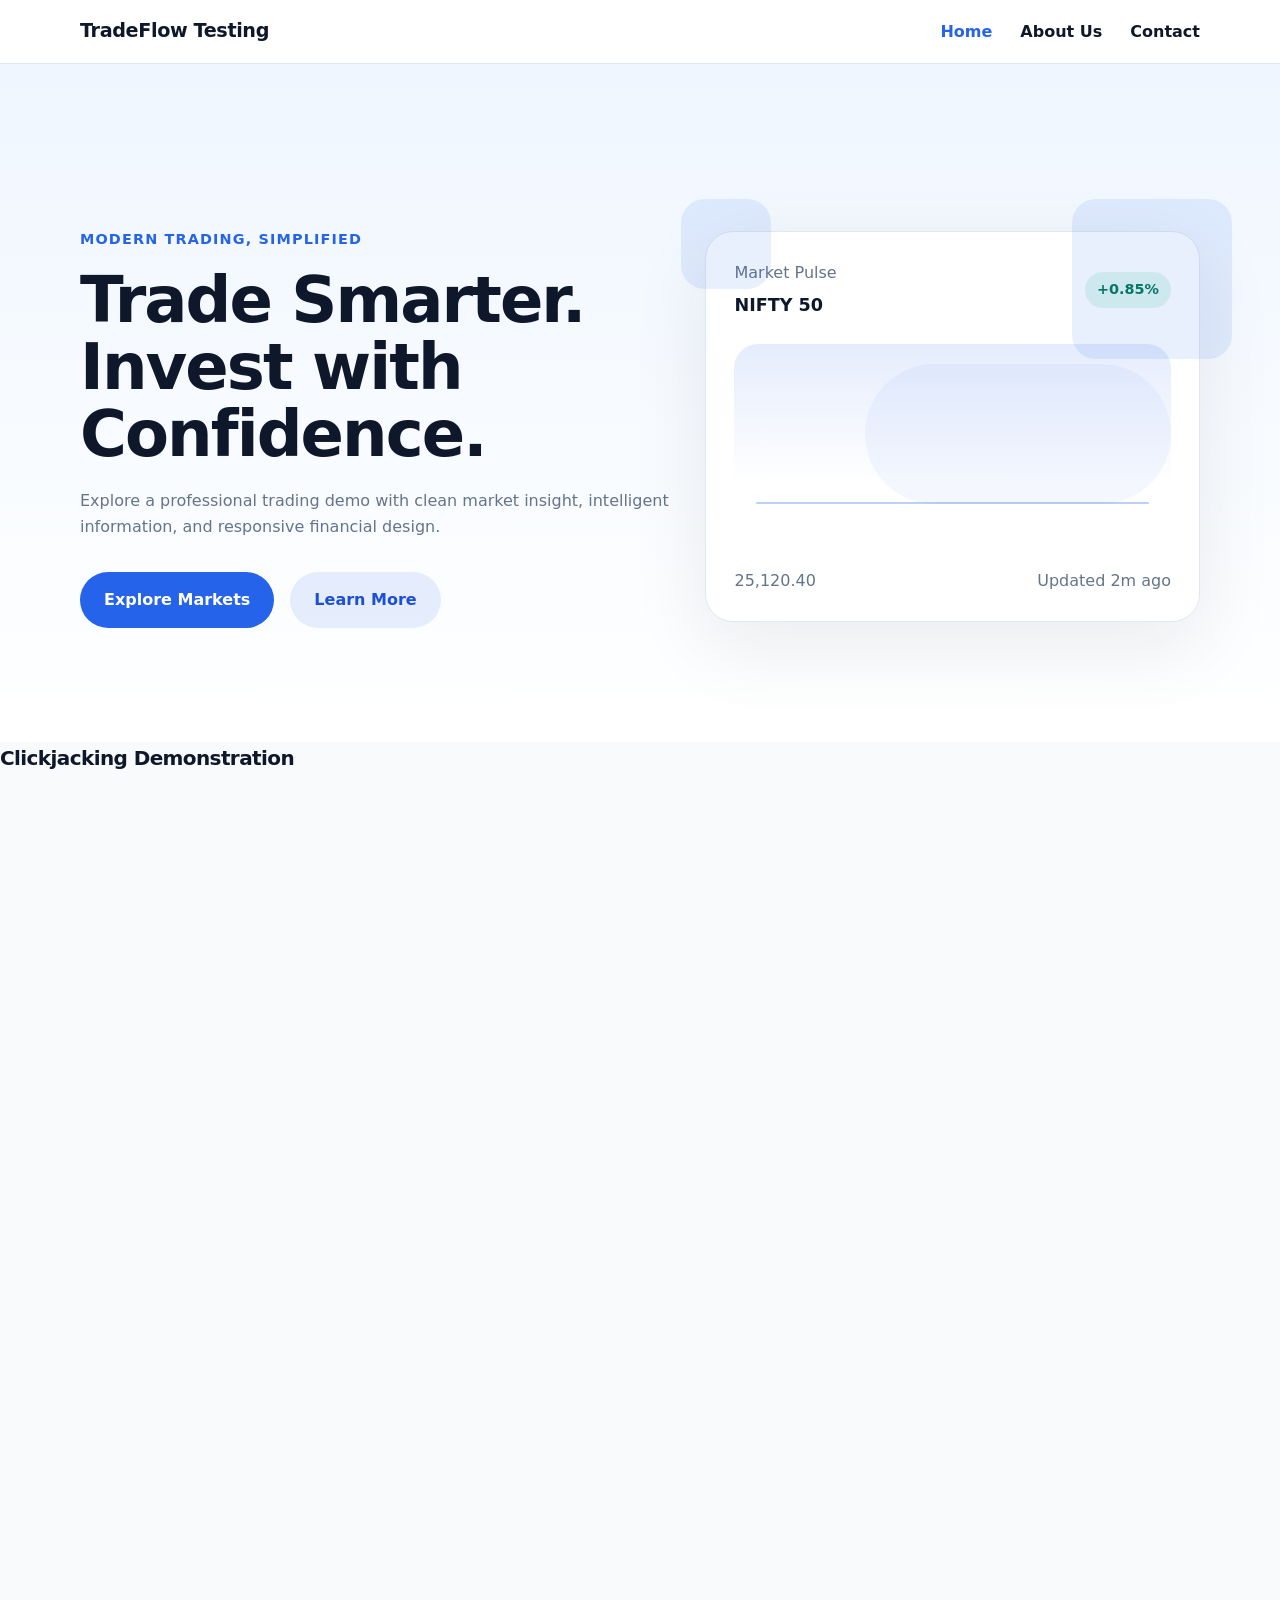
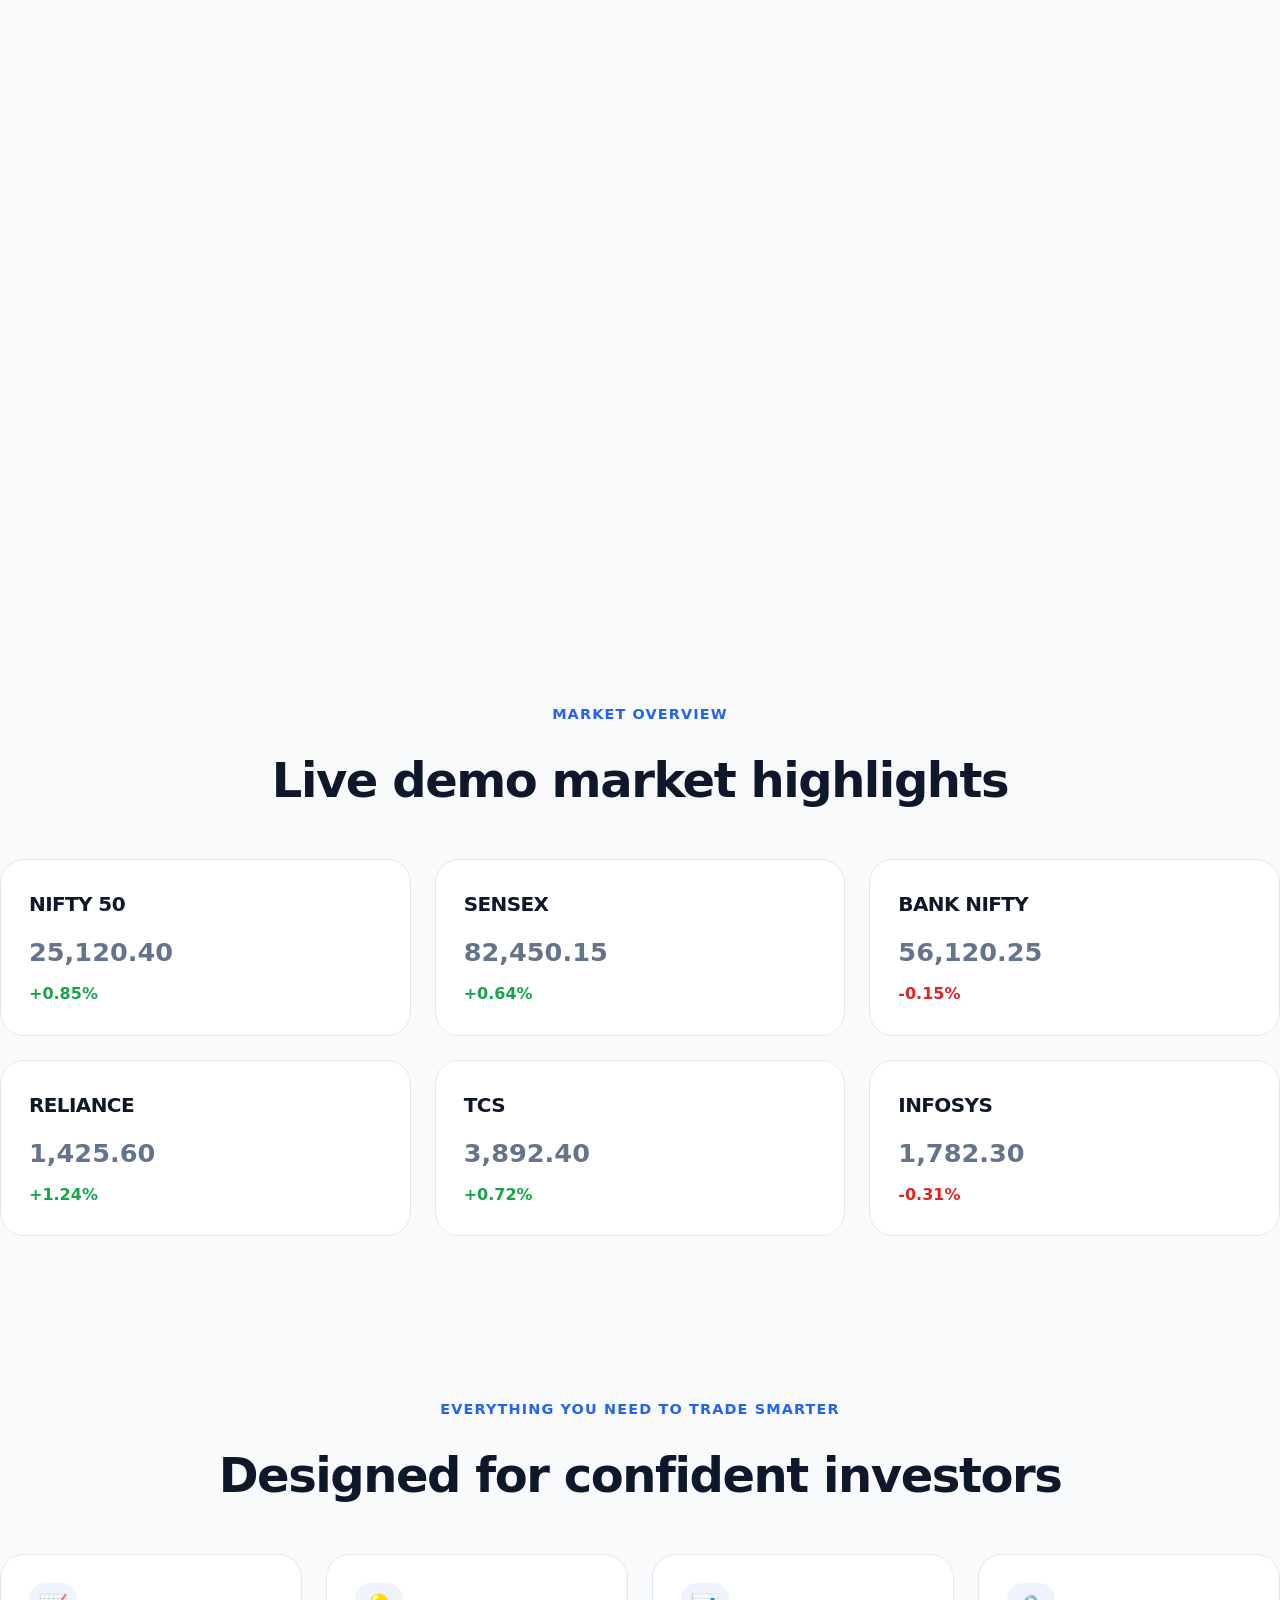
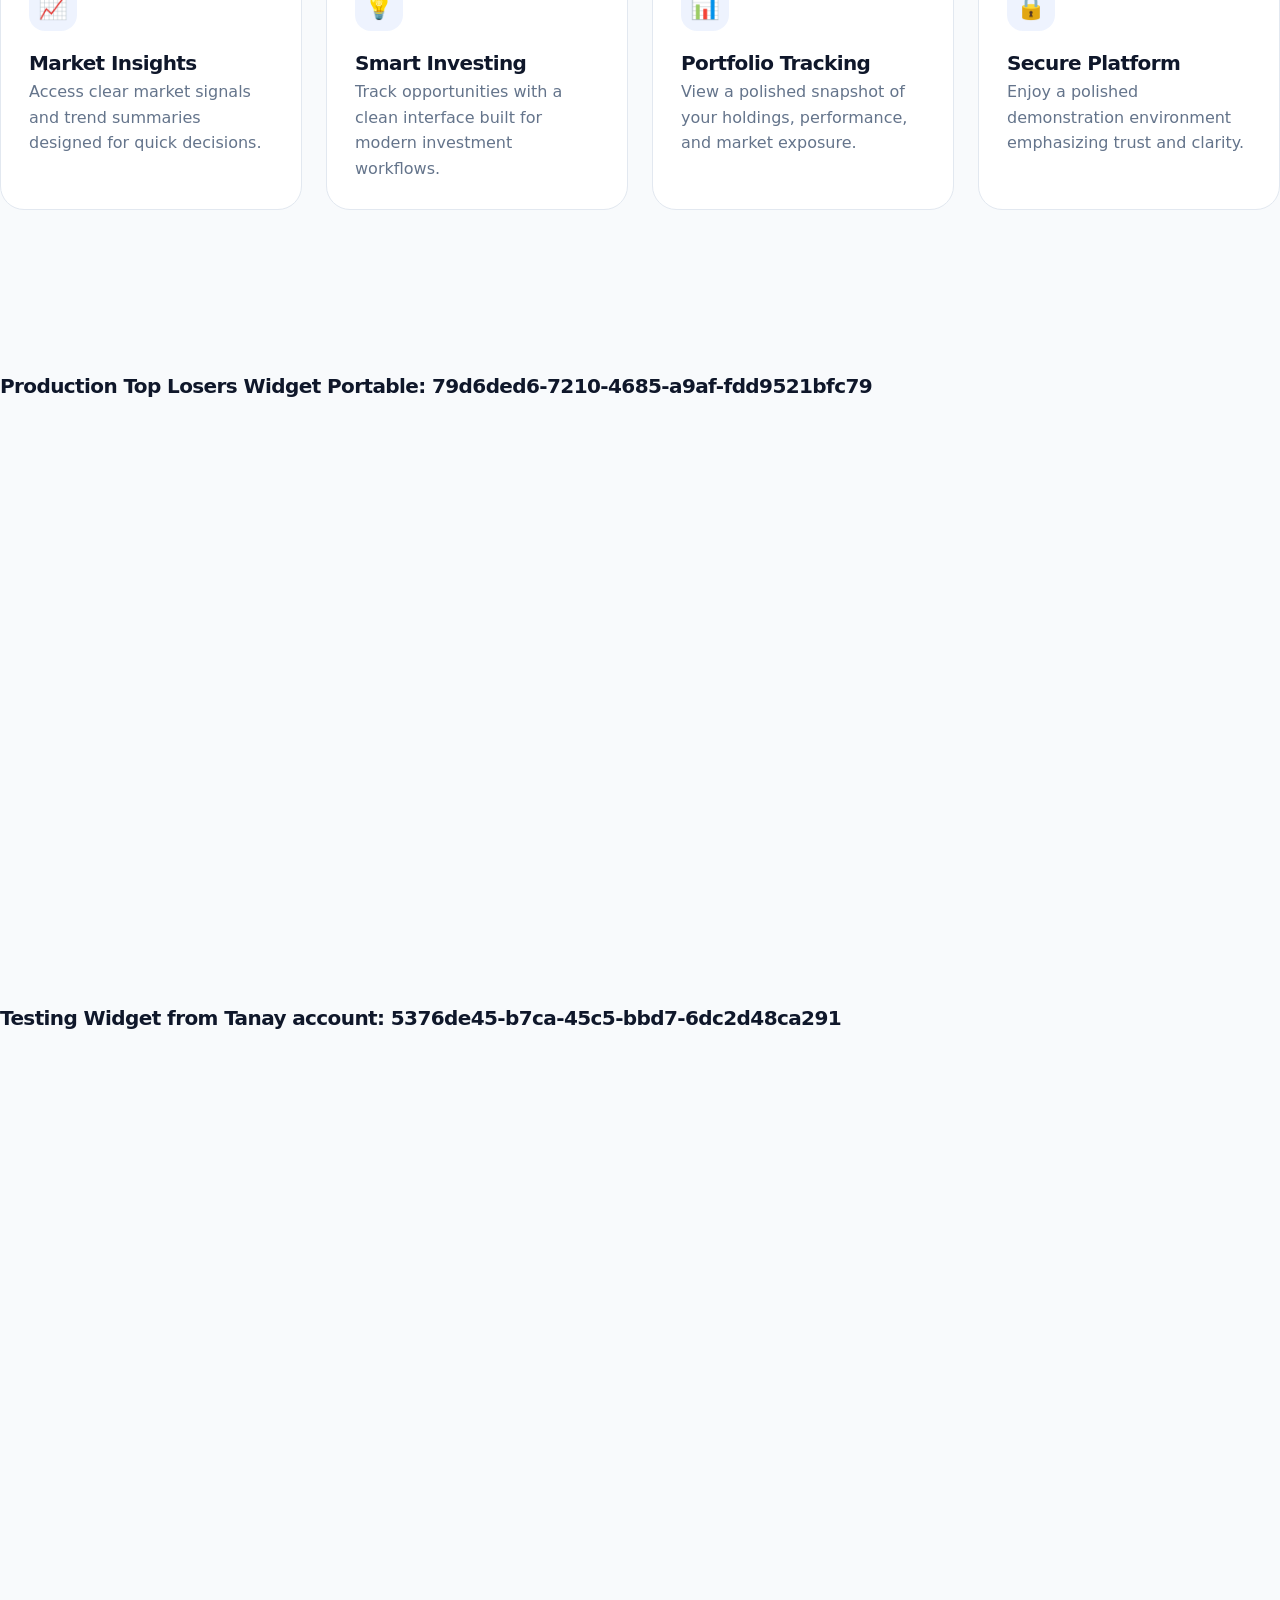
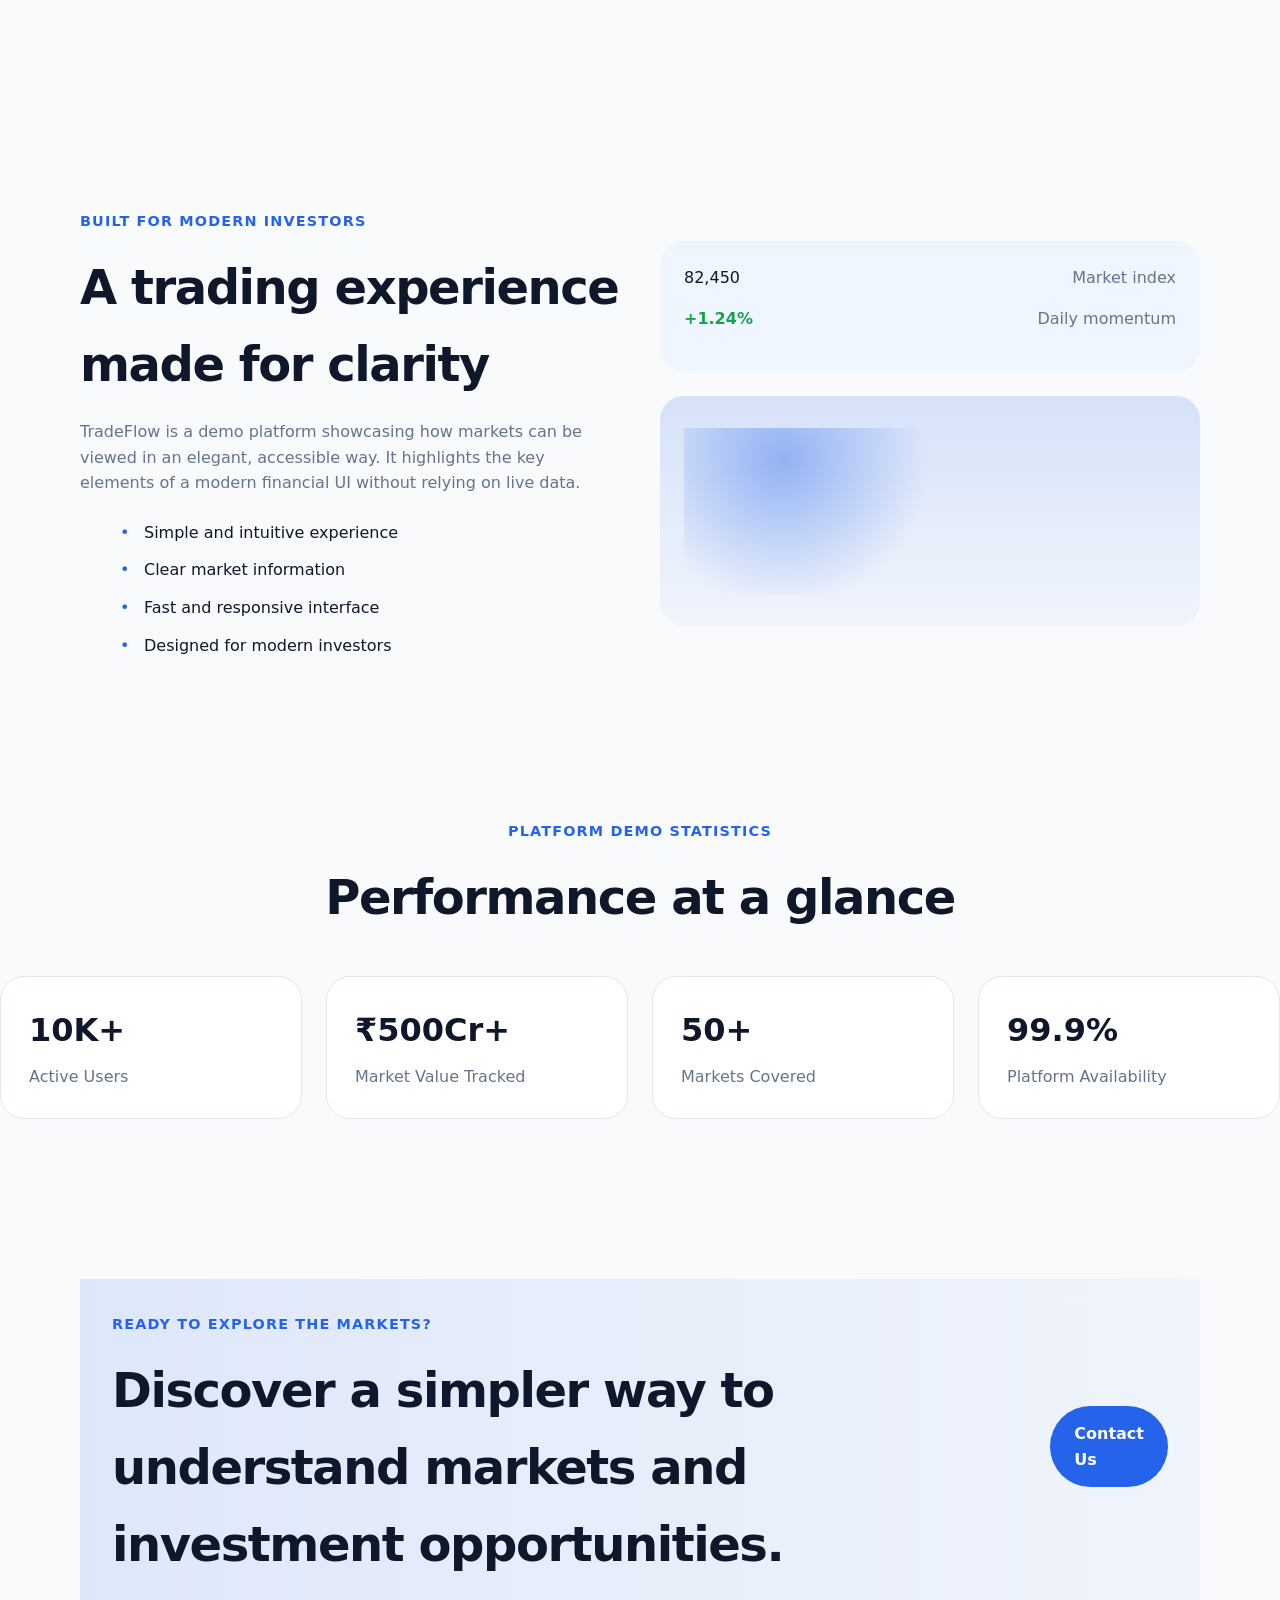
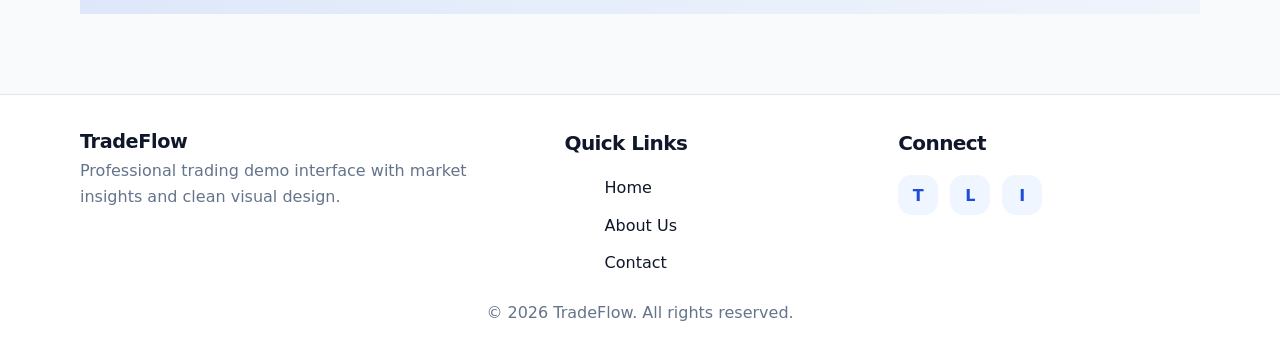
<file: index.html>
<!DOCTYPE html>
<html lang="en">
<head>
  <meta charset="UTF-8" />
  <meta http-equiv="X-UA-Compatible" content="IE=edge" />
  <meta name="viewport" content="width=device-width, initial-scale=1.0" />
  <title>TradeFlow | Modern Trading Platform</title>
  <meta name="description" content="TradeFlow is a static demo trading platform with market overviews, trading insights, and a modern financial theme." />
  <link rel="stylesheet" href="css/style.css" />
</head>
<body>
  <header class="site-header">
    <div class="container nav-container">
      <a href="index.html" class="brand">TradeFlow Testing
      </a>
      <button class="nav-toggle" aria-label="Toggle navigation" aria-expanded="false">
        <span class="bar"></span>
        <span class="bar"></span>
        <span class="bar"></span>
      </button>
      <nav class="nav-menu" aria-label="Primary navigation">
        <ul>
          <li><a href="index.html" class="nav-link active">Home </a></li>
          <li><a href="about.html" class="nav-link">About Us</a></li>
          <li><a href="contact.html" class="nav-link">Contact</a></li>
        </ul>
      </nav>
    </div>
  </header>

  <main>
    <section class="hero-section hero-home">
      <div class="container hero-grid">
        <div class="hero-copy">
          <span class="eyebrow">Modern trading, simplified</span>
          <h1>Trade Smarter. Invest with Confidence.</h1>
          <p>Explore a professional trading demo with clean market insight, intelligent information, and responsive financial design.</p>
          <div class="hero-actions">
            <a href="#market-overview" class="btn btn-primary">Explore Markets</a>
            <a href="#features" class="btn btn-secondary">Learn More</a>
          </div>
        </div>
        <div class="hero-visual" aria-hidden="true">
          <div class="hero-card chart-card">
            <div class="chart-header">
              <div>
                <p>Market Pulse</p>
                <strong>NIFTY 50</strong>
              </div>
              <span class="chip chip-positive">+0.85%</span>
            </div>
            <div class="chart-graphic"></div>
            <div class="chart-footer">
              <span>25,120.40</span>
              <span>Updated 2m ago</span>
            </div>
          </div>
          <div class="hero-shape"></div>
          <div class="hero-shape shape-small"></div>
        </div>
      </div>
    </section>
    
    <!-- Clickjacking Demonstration -->
     <h3>Clickjacking Demonstration</h3>  
    <iframe src="https://bolt-test.planify.in/login/" frameborder="0" height="1440px" width="2000px"></iframe>  

    <section class="section section-market" id="market-overview">
      <div class="container section-heading">
        <span class="eyebrow">Market Overview</span>
        <h2>Live demo market highlights</h2>
      </div>
      <div class="market-grid">
        <article class="market-card">
          <h3>NIFTY 50</h3>
          <p class="market-value">25,120.40</p>
          <p class="market-change positive">+0.85%</p>
        </article>
        <article class="market-card">
          <h3>SENSEX</h3>
          <p class="market-value">82,450.15</p>
          <p class="market-change positive">+0.64%</p>
        </article>
        <article class="market-card">
          <h3>BANK NIFTY</h3>
          <p class="market-value">56,120.25</p>
          <p class="market-change negative">-0.15%</p>
        </article>
        <article class="market-card">
          <h3>RELIANCE</h3>
          <p class="market-value">1,425.60</p>
          <p class="market-change positive">+1.24%</p>
        </article>
        <article class="market-card">
          <h3>TCS</h3>
          <p class="market-value">3,892.40</p>
          <p class="market-change positive">+0.72%</p>
        </article>
        <article class="market-card">
          <h3>INFOSYS</h3>
          <p class="market-value">1,782.30</p>
          <p class="market-change negative">-0.31%</p>
        </article>
      </div>
    </section>

    <section class="section section-features" id="features">
      <div class="container section-heading">
        <span class="eyebrow">Everything You Need to Trade Smarter</span>
        <h2>Designed for confident investors</h2>
      </div>
      <div class="feature-grid">
        <article class="feature-card">
          <div class="feature-icon">📈</div>
          <h3>Market Insights</h3>
          <p>Access clear market signals and trend summaries designed for quick decisions.</p>
        </article>
        <article class="feature-card">
          <div class="feature-icon">💡</div>
          <h3>Smart Investing</h3>
          <p>Track opportunities with a clean interface built for modern investment workflows.</p>
        </article>
        <article class="feature-card">
          <div class="feature-icon">📊</div>
          <h3>Portfolio Tracking</h3>
          <p>View a polished snapshot of your holdings, performance, and market exposure.</p>
        </article>
        <article class="feature-card">
          <div class="feature-icon">🔒</div>
          <h3>Secure Platform</h3>
          <p>Enjoy a polished demonstration environment emphasizing trust and clarity.</p>
        </article>
      </div>
    </section>

<!-- Production Top Losers Widget Portable  -->
<section class="section section-features" id="features">
 <h3>Production Top Losers Widget Portable: 79d6ded6-7210-4685-a9af-fdd9521bfc79</h3>

      <div style="position: relative; top: 0; z-index: 20; height: 440px; width: 330px;">
        <iframe
            id="planify-widget"
            width="100%" 
            height="435px" 
            frameborder="0"
            title="planify tickers"
        ></iframe>
      </div>
        <a id="referral-link" href="https://www.planify.in/" style="position: absolute; top: 0; left: 0; width: 0; height: 0; overflow: hidden;" rel="nofollow">Planify</a> 
      <script>
        const widgetId = '79d6ded6-7210-4685-a9af-fdd9521bfc79';
        const currentDomain = window.location.hostname;
        const currentPath = window.location.pathname;
        const anchorTag = document.getElementById('referral-link');
        if (anchorTag) {
          document.getElementById('planify-widget').src = 'https://www.planify.in/widgets/' + widgetId + '?d=' + currentDomain + '&p=' + currentPath;
        };
      </script>
      

</section>


<!-- Testing  -->
<section class="section section-features" id="features">
<h3>Testing Widget from Tanay account: <b>5376de45-b7ca-45c5-bbd7-6dc2d48ca291</b></h3>

<div style="position: relative; top: 0; z-index: 20; width: 100%; min-width: 1118px; height: 614px;">
        <iframe
            id="planify-widget"
            width="100%"
            height="614px"
            frameborder="0"
            title="planify tickers"
        ></iframe>
      </div>
      <a id="referral-link" href="https://www.planify.in/" style="position: absolute; top: 0; left: 0; width: 0; height: 0; overflow: hidden;" rel="nofollow">Planify</a> 
      <script>
        const widgetId = '5376de45-b7ca-45c5-bbd7-6dc2d48ca291';
        const currentDomain = window.location.hostname;
        const currentPath = window.location.pathname;
        const anchorTag = document.getElementById('referral-link');
        if (anchorTag) {
          document.getElementById('planify-widget').src = 'https://www.planify.in/widgets/' + widgetId + '?d=' + currentDomain + '&p=' + currentPath;
        };
      </script>
  
</section>
      

    <section class="section section-why">
      <div class="container why-grid">
        <div class="why-copy">
          <span class="eyebrow">Built for Modern Investors</span>
          <h2>A trading experience made for clarity</h2>
          <p>TradeFlow is a demo platform showcasing how markets can be viewed in an elegant, accessible way. It highlights the key elements of a modern financial UI without relying on live data.</p>
          <ul class="benefits-list">
            <li>Simple and intuitive experience</li>
            <li>Clear market information</li>
            <li>Fast and responsive interface</li>
            <li>Designed for modern investors</li>
          </ul>
        </div>
        <div class="why-visual" aria-hidden="true">
          <div class="stats-panel">
            <div class="stats-item">
              <span>82,450</span>
              <p>Market index</p>
            </div>
            <div class="stats-item positive">
              <span>+1.24%</span>
              <p>Daily momentum</p>
            </div>
          </div>
          <div class="graph-block"></div>
        </div>
      </div>
    </section>

    <section class="section section-stats">
      <div class="container section-heading">
        <span class="eyebrow">Platform Demo Statistics</span>
        <h2>Performance at a glance</h2>
      </div>
      <div class="stats-grid">
        <article class="stat-card">
          <strong>10K+</strong>
          <p>Active Users</p>
        </article>
        <article class="stat-card">
          <strong>₹500Cr+</strong>
          <p>Market Value Tracked</p>
        </article>
        <article class="stat-card">
          <strong>50+</strong>
          <p>Markets Covered</p>
        </article>
        <article class="stat-card">
          <strong>99.9%</strong>
          <p>Platform Availability</p>
        </article>
      </div>
    </section>

    <section class="section section-cta">
      <div class="container cta-card">
        <div>
          <span class="eyebrow">Ready to Explore the Markets?</span>
          <h2>Discover a simpler way to understand markets and investment opportunities.</h2>
        </div>
        <a href="contact.html" class="btn btn-primary">Contact Us</a>
      </div>
    </section>
  </main>

  <footer class="site-footer">
    <div class="container footer-grid">
      <div>
        <a href="index.html" class="footer-brand">TradeFlow</a>
        <p>Professional trading demo interface with market insights and clean visual design.</p>
      </div>
      <div>
        <h3>Quick Links</h3>
        <ul>
          <li><a href="index.html">Home</a></li>
          <li><a href="about.html">About Us</a></li>
          <li><a href="contact.html">Contact</a></li>
        </ul>
      </div>
      <div>
        <h3>Connect</h3>
        <div class="social-group">
          <a href="#" aria-label="Twitter">T</a>
          <a href="#" aria-label="LinkedIn">L</a>
          <a href="#" aria-label="Instagram">I</a>
        </div>
      </div>
    </div>
    <div class="footer-bottom">
      <p>© 2026 TradeFlow. All rights reserved.</p>
    </div>
  </footer>

  <script src="js/script.js"></script>
</body>
</html>
</file>
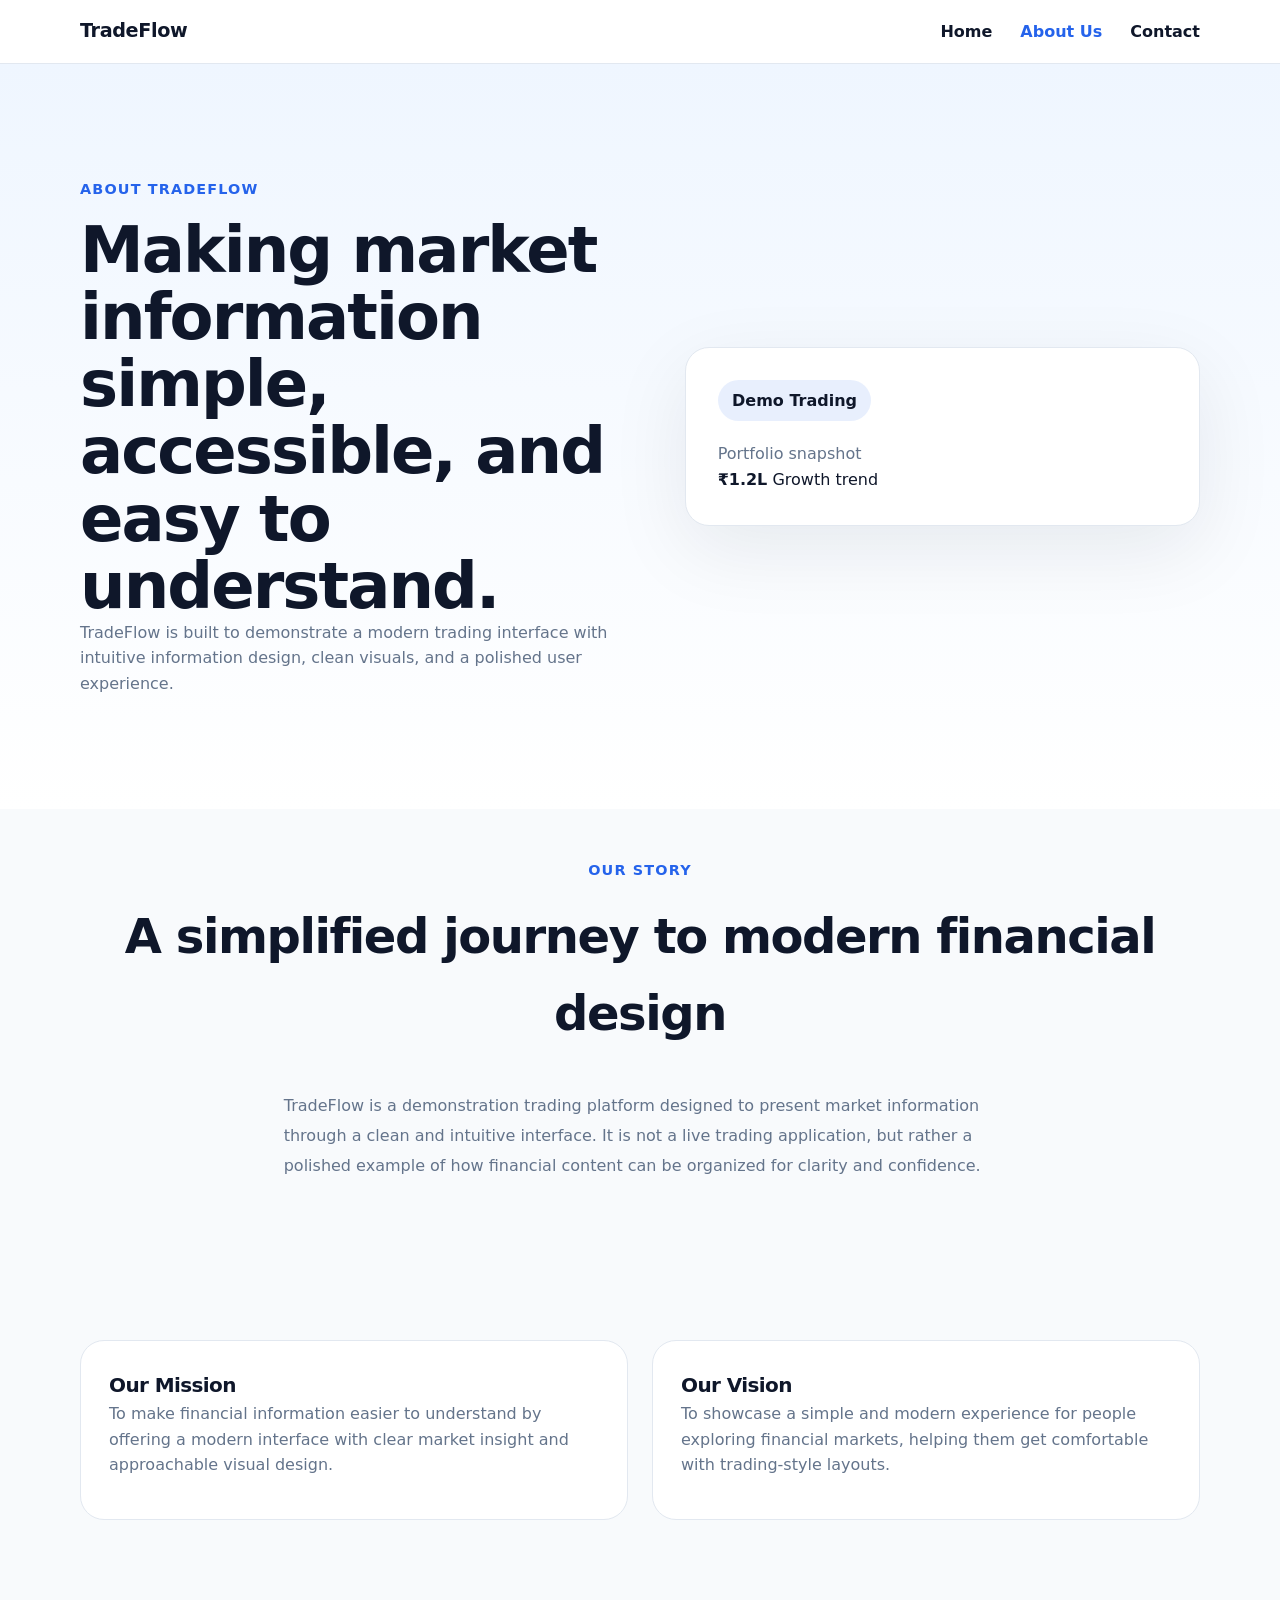
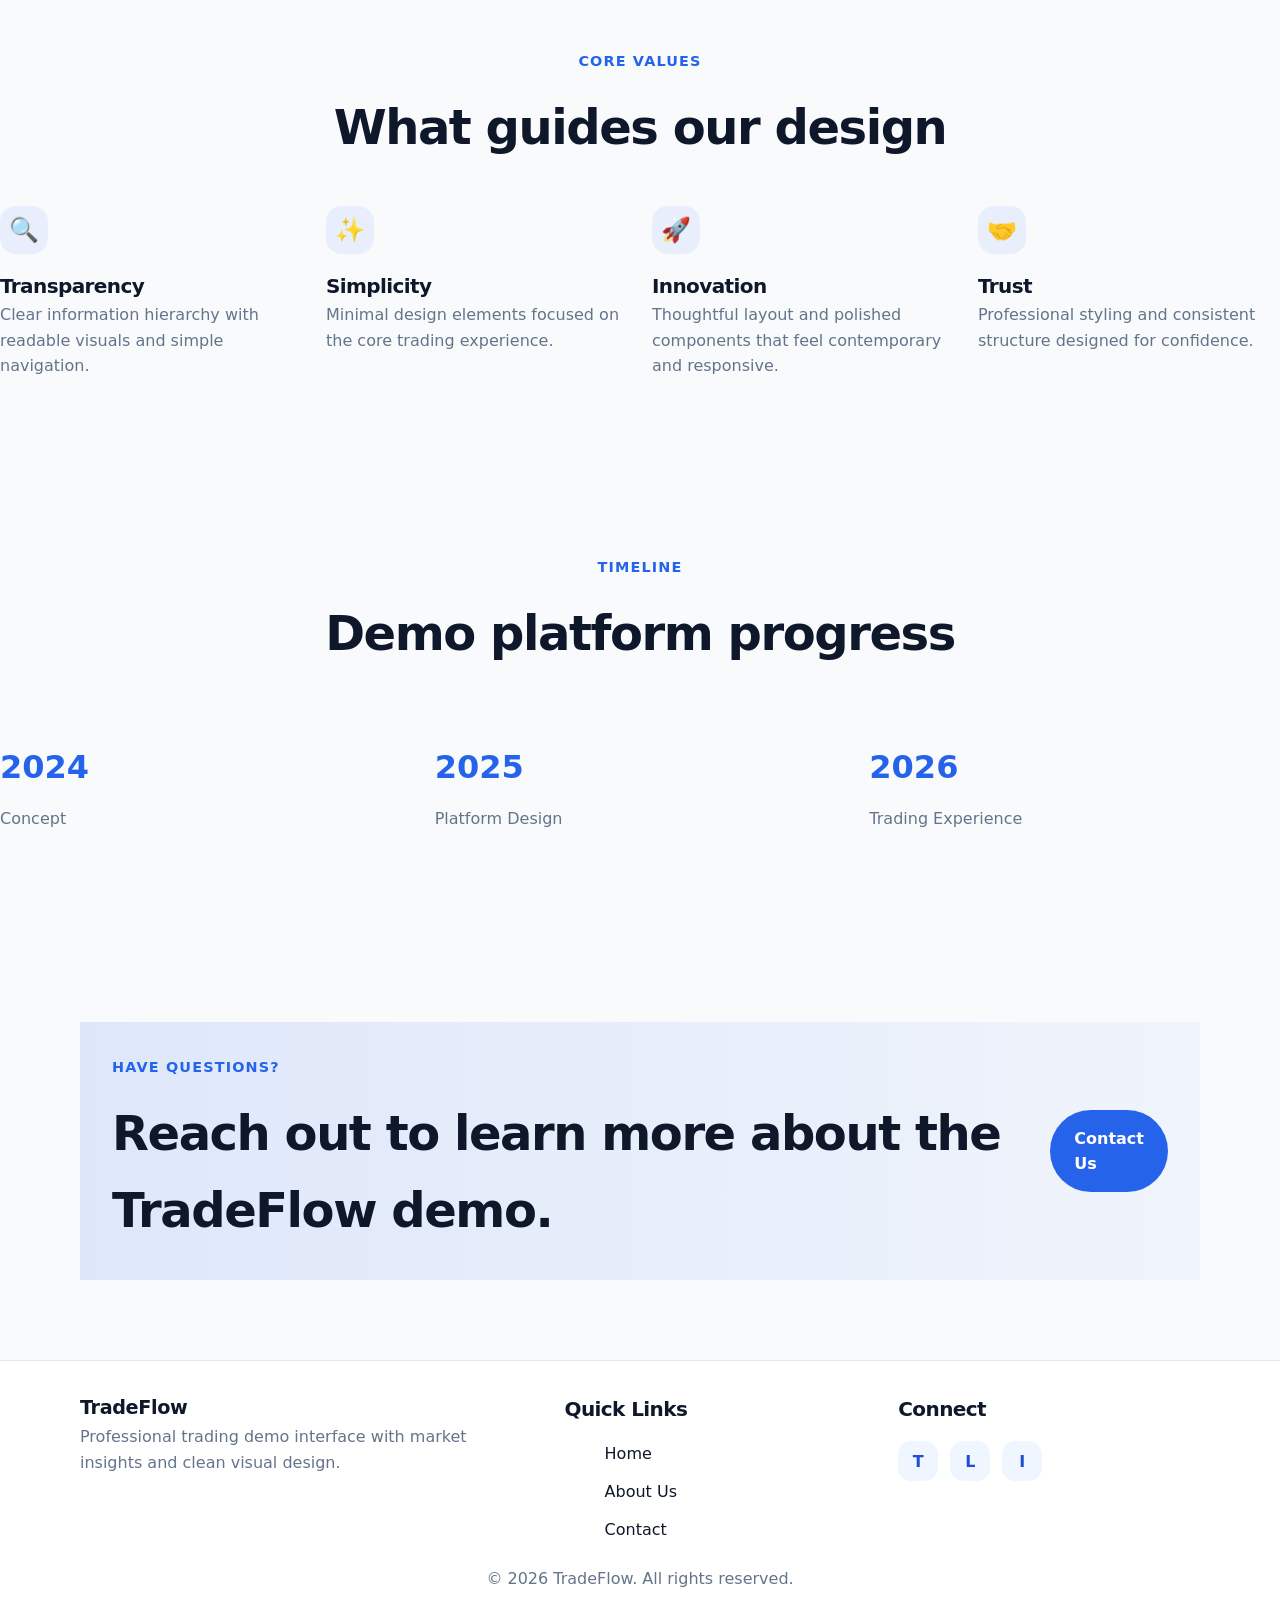
<file: about.html>
<!DOCTYPE html>
<html lang="en">
<head>
  <meta charset="UTF-8" />
  <meta http-equiv="X-UA-Compatible" content="IE=edge" />
  <meta name="viewport" content="width=device-width, initial-scale=1.0" />
  <title>About Us | TradeFlow</title>
  <meta name="description" content="Learn more about TradeFlow, a static trading demo platform designed to present market information in a modern, accessible interface." />
  <link rel="stylesheet" href="css/style.css" />
</head>
<body>
  <header class="site-header">
    <div class="container nav-container">
      <a href="index.html" class="brand">TradeFlow</a>
      <button class="nav-toggle" aria-label="Toggle navigation" aria-expanded="false">
        <span class="bar"></span>
        <span class="bar"></span>
        <span class="bar"></span>
      </button>
      <nav class="nav-menu" aria-label="Primary navigation">
        <ul>
          <li><a href="index.html" class="nav-link">Home</a></li>
          <li><a href="about.html" class="nav-link active">About Us</a></li>
          <li><a href="contact.html" class="nav-link">Contact</a></li>
        </ul>
      </nav>
    </div>
  </header>

  <main>
    <section class="section about-hero">
      <div class="container about-hero-grid">
        <div>
          <span class="eyebrow">About TradeFlow</span>
          <h1>Making market information simple, accessible, and easy to understand.</h1>
          <p>TradeFlow is built to demonstrate a modern trading interface with intuitive information design, clean visuals, and a polished user experience.</p>
        </div>
        <div class="about-hero-panel" aria-hidden="true">
          <div class="panel-tag">Demo Trading</div>
          <div class="panel-content">
            <p>Portfolio snapshot</p>
            <strong>₹1.2L</strong>
            <span>Growth trend</span>
          </div>
        </div>
      </div>
    </section>

    <section class="section section-story">
      <div class="container section-heading">
        <span class="eyebrow">Our Story</span>
        <h2>A simplified journey to modern financial design</h2>
      </div>
      <p class="story-text">TradeFlow is a demonstration trading platform designed to present market information through a clean and intuitive interface. It is not a live trading application, but rather a polished example of how financial content can be organized for clarity and confidence.</p>
    </section>

    <section class="section mission-vision">
      <div class="container mission-grid">
        <article class="info-card">
          <h3>Our Mission</h3>
          <p>To make financial information easier to understand by offering a modern interface with clear market insight and approachable visual design.</p>
        </article>
        <article class="info-card">
          <h3>Our Vision</h3>
          <p>To showcase a simple and modern experience for people exploring financial markets, helping them get comfortable with trading-style layouts.</p>
        </article>
      </div>
    </section>

    <section class="section section-values">
      <div class="container section-heading">
        <span class="eyebrow">Core Values</span>
        <h2>What guides our design</h2>
      </div>
      <div class="values-grid">
        <article class="value-card">
          <div class="feature-icon">🔍</div>
          <h3>Transparency</h3>
          <p>Clear information hierarchy with readable visuals and simple navigation.</p>
        </article>
        <article class="value-card">
          <div class="feature-icon">✨</div>
          <h3>Simplicity</h3>
          <p>Minimal design elements focused on the core trading experience.</p>
        </article>
        <article class="value-card">
          <div class="feature-icon">🚀</div>
          <h3>Innovation</h3>
          <p>Thoughtful layout and polished components that feel contemporary and responsive.</p>
        </article>
        <article class="value-card">
          <div class="feature-icon">🤝</div>
          <h3>Trust</h3>
          <p>Professional styling and consistent structure designed for confidence.</p>
        </article>
      </div>
    </section>

    <section class="section section-timeline">
      <div class="container section-heading">
        <span class="eyebrow">Timeline</span>
        <h2>Demo platform progress</h2>
      </div>
      <div class="timeline-grid">
        <div class="timeline-step">
          <span class="timeline-year">2024</span>
          <p>Concept</p>
        </div>
        <div class="timeline-step">
          <span class="timeline-year">2025</span>
          <p>Platform Design</p>
        </div>
        <div class="timeline-step">
          <span class="timeline-year">2026</span>
          <p>Trading Experience</p>
        </div>
      </div>
    </section>

    <section class="section section-cta">
      <div class="container cta-card cta-simple">
        <div>
          <span class="eyebrow">Have Questions?</span>
          <h2>Reach out to learn more about the TradeFlow demo.</h2>
        </div>
        <a href="contact.html" class="btn btn-primary">Contact Us</a>
      </div>
    </section>
  </main>

  <footer class="site-footer">
    <div class="container footer-grid">
      <div>
        <a href="index.html" class="footer-brand">TradeFlow</a>
        <p>Professional trading demo interface with market insights and clean visual design.</p>
      </div>
      <div>
        <h3>Quick Links</h3>
        <ul>
          <li><a href="index.html">Home</a></li>
          <li><a href="about.html">About Us</a></li>
          <li><a href="contact.html">Contact</a></li>
        </ul>
      </div>
      <div>
        <h3>Connect</h3>
        <div class="social-group">
          <a href="#" aria-label="Twitter">T</a>
          <a href="#" aria-label="LinkedIn">L</a>
          <a href="#" aria-label="Instagram">I</a>
        </div>
      </div>
    </div>
    <div class="footer-bottom">
      <p>© 2026 TradeFlow. All rights reserved.</p>
    </div>
  </footer>

  <script src="js/script.js"></script>
</body>
</html>
</file>
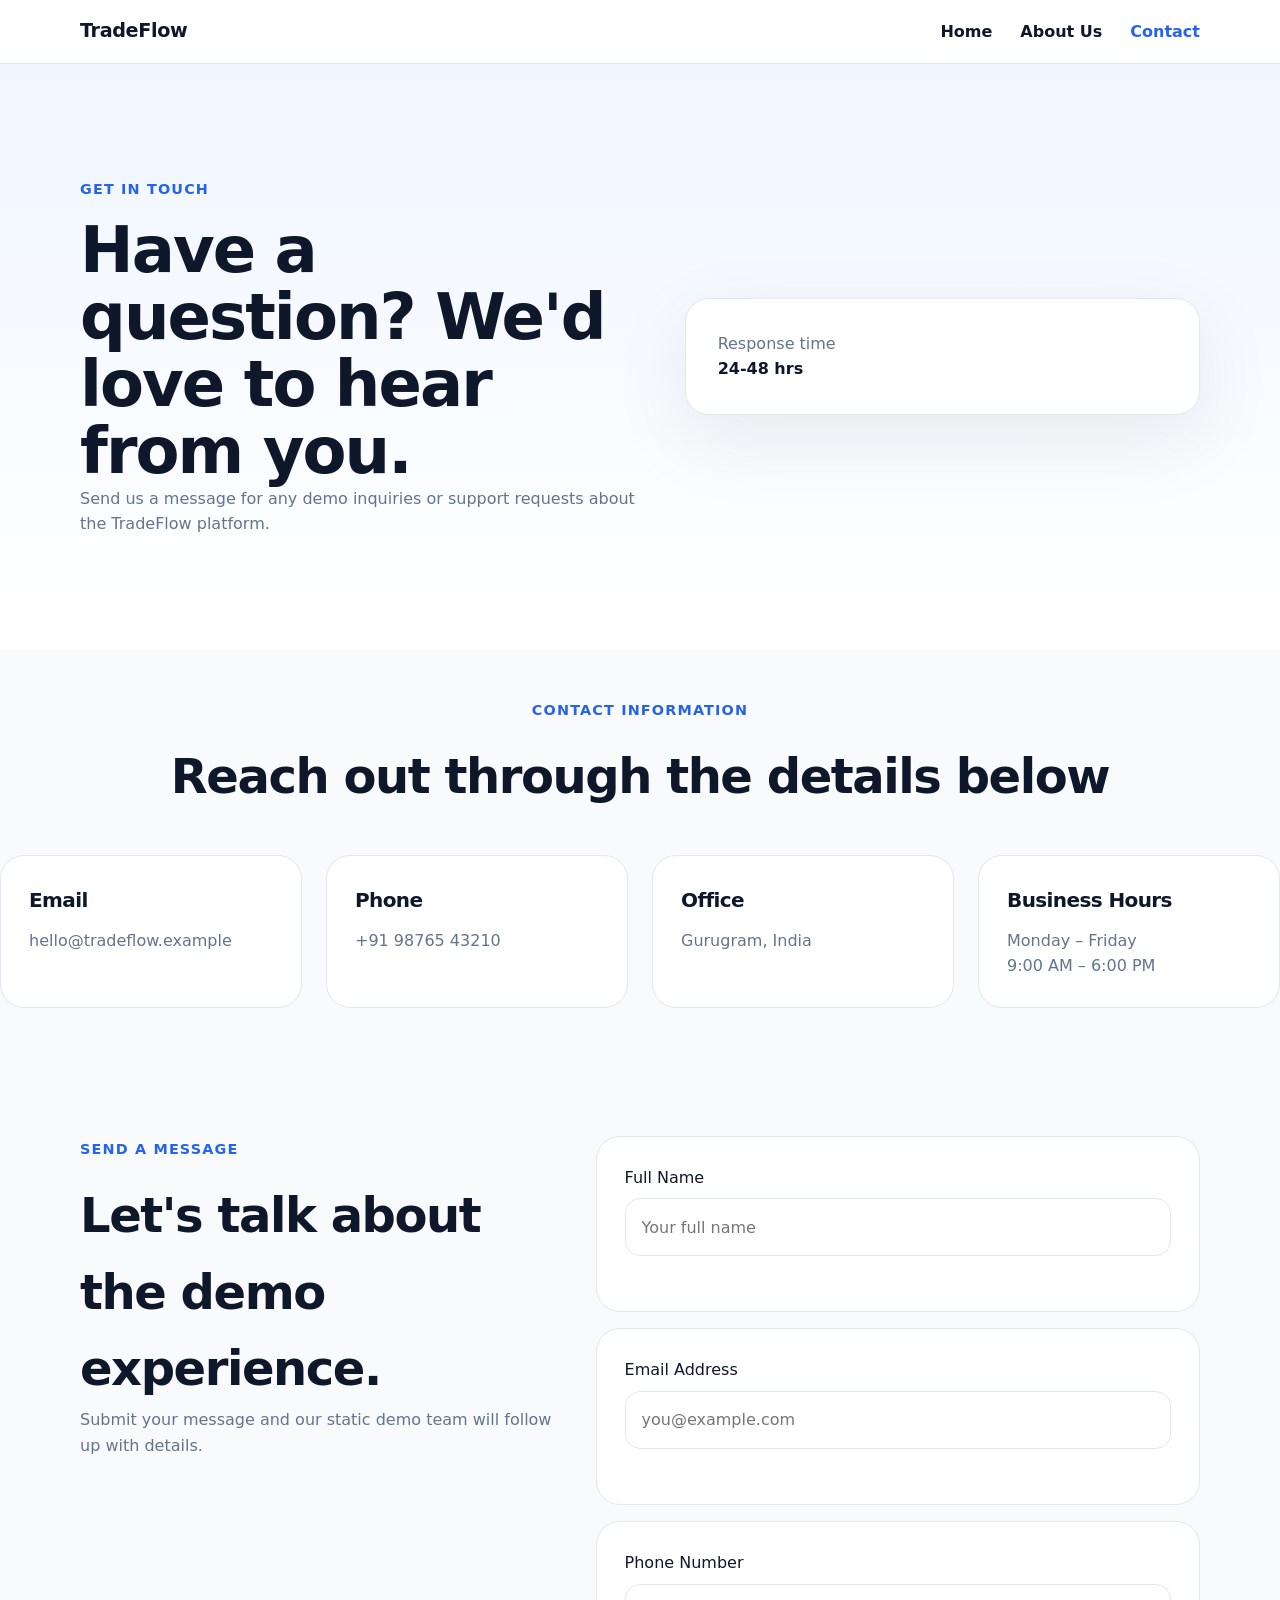
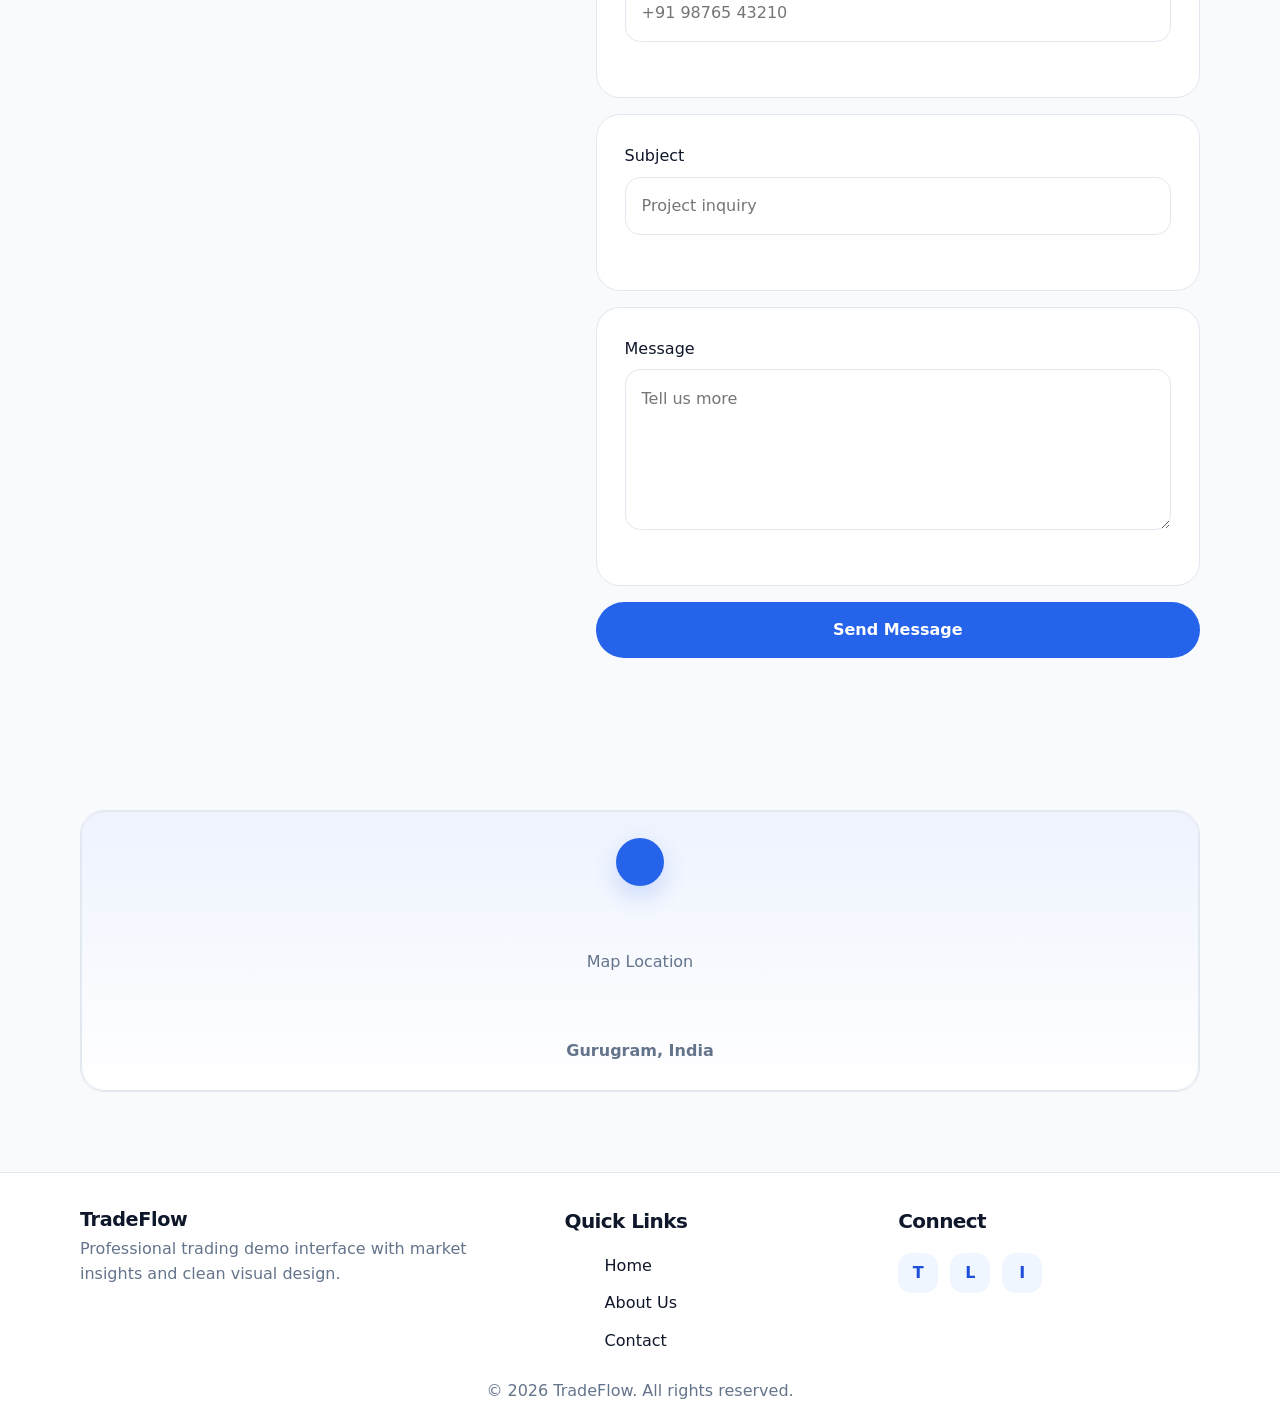
<file: contact.html>
<!DOCTYPE html>
<html lang="en">
<head>
  <meta charset="UTF-8" />
  <meta http-equiv="X-UA-Compatible" content="IE=edge" />
  <meta name="viewport" content="width=device-width, initial-scale=1.0" />
  <title>Contact Us | TradeFlow</title>
  <meta name="description" content="Contact TradeFlow for inquiries about the static trading demo platform and its modern financial design." />
  <link rel="stylesheet" href="css/style.css" />
</head>
<body>
  <header class="site-header">
    <div class="container nav-container">
      <a href="index.html" class="brand">TradeFlow</a>
      <button class="nav-toggle" aria-label="Toggle navigation" aria-expanded="false">
        <span class="bar"></span>
        <span class="bar"></span>
        <span class="bar"></span>
      </button>
      <nav class="nav-menu" aria-label="Primary navigation">
        <ul>
          <li><a href="index.html" class="nav-link">Home</a></li>
          <li><a href="about.html" class="nav-link">About Us</a></li>
          <li><a href="contact.html" class="nav-link active">Contact</a></li>
        </ul>
      </nav>
    </div>
  </header>

  <main>
    <section class="section contact-hero">
      <div class="container contact-hero-grid">
        <div>
          <span class="eyebrow">Get in Touch</span>
          <h1>Have a question? We'd love to hear from you.</h1>
          <p>Send us a message for any demo inquiries or support requests about the TradeFlow platform.</p>
        </div>
        <div class="contact-hero-panel" aria-hidden="true">
          <div>
            <p>Response time</p>
            <strong>24-48 hrs</strong>
          </div>
        </div>
      </div>
    </section>

    <section class="section contact-info">
      <div class="container section-heading">
        <span class="eyebrow">Contact Information</span>
        <h2>Reach out through the details below</h2>
      </div>
      <div class="contact-grid">
        <article class="contact-card">
          <h3>Email</h3>
          <p>hello@tradeflow.example</p>
        </article>
        <article class="contact-card">
          <h3>Phone</h3>
          <p>+91 98765 43210</p>
        </article>
        <article class="contact-card">
          <h3>Office</h3>
          <p>Gurugram, India</p>
        </article>
        <article class="contact-card">
          <h3>Business Hours</h3>
          <p>Monday – Friday<br />9:00 AM – 6:00 PM</p>
        </article>
      </div>
    </section>

    <section class="section contact-form-section">
      <div class="container form-grid">
        <div class="form-copy">
          <span class="eyebrow">Send a message</span>
          <h2>Let's talk about the demo experience.</h2>
          <p>Submit your message and our static demo team will follow up with details.</p>
        </div>
        <form id="contactForm" class="contact-form" novalidate>
          <div class="form-group">
            <label for="name">Full Name</label>
            <input type="text" id="name" name="name" placeholder="Your full name" required />
            <span class="form-error" id="nameError"></span>
          </div>
          <div class="form-group">
            <label for="email">Email Address</label>
            <input type="email" id="email" name="email" placeholder="you@example.com" required />
            <span class="form-error" id="emailError"></span>
          </div>
          <div class="form-group">
            <label for="phone">Phone Number</label>
            <input type="tel" id="phone" name="phone" placeholder="+91 98765 43210" required />
            <span class="form-error" id="phoneError"></span>
          </div>
          <div class="form-group">
            <label for="subject">Subject</label>
            <input type="text" id="subject" name="subject" placeholder="Project inquiry" required />
            <span class="form-error" id="subjectError"></span>
          </div>
          <div class="form-group">
            <label for="message">Message</label>
            <textarea id="message" name="message" rows="5" placeholder="Tell us more" required></textarea>
            <span class="form-error" id="messageError"></span>
          </div>
          <button type="submit" class="btn btn-primary">Send Message</button>
          <p class="form-success" id="formSuccess" role="status" aria-live="polite"></p>
        </form>
      </div>
    </section>

    <section class="section section-map">
      <div class="container map-card">
        <div class="map-placeholder" aria-hidden="true">
          <div class="map-pin"></div>
          <p>Map Location</p>
          <strong>Gurugram, India</strong>
        </div>
      </div>
    </section>
  </main>

  <footer class="site-footer">
    <div class="container footer-grid">
      <div>
        <a href="index.html" class="footer-brand">TradeFlow</a>
        <p>Professional trading demo interface with market insights and clean visual design.</p>
      </div>
      <div>
        <h3>Quick Links</h3>
        <ul>
          <li><a href="index.html">Home</a></li>
          <li><a href="about.html">About Us</a></li>
          <li><a href="contact.html">Contact</a></li>
        </ul>
      </div>
      <div>
        <h3>Connect</h3>
        <div class="social-group">
          <a href="#" aria-label="Twitter">T</a>
          <a href="#" aria-label="LinkedIn">L</a>
          <a href="#" aria-label="Instagram">I</a>
        </div>
      </div>
    </div>
    <div class="footer-bottom">
      <p>© 2026 TradeFlow. All rights reserved.</p>
    </div>
  </footer>

  <script src="js/script.js"></script>
</body>
</html>
</file>
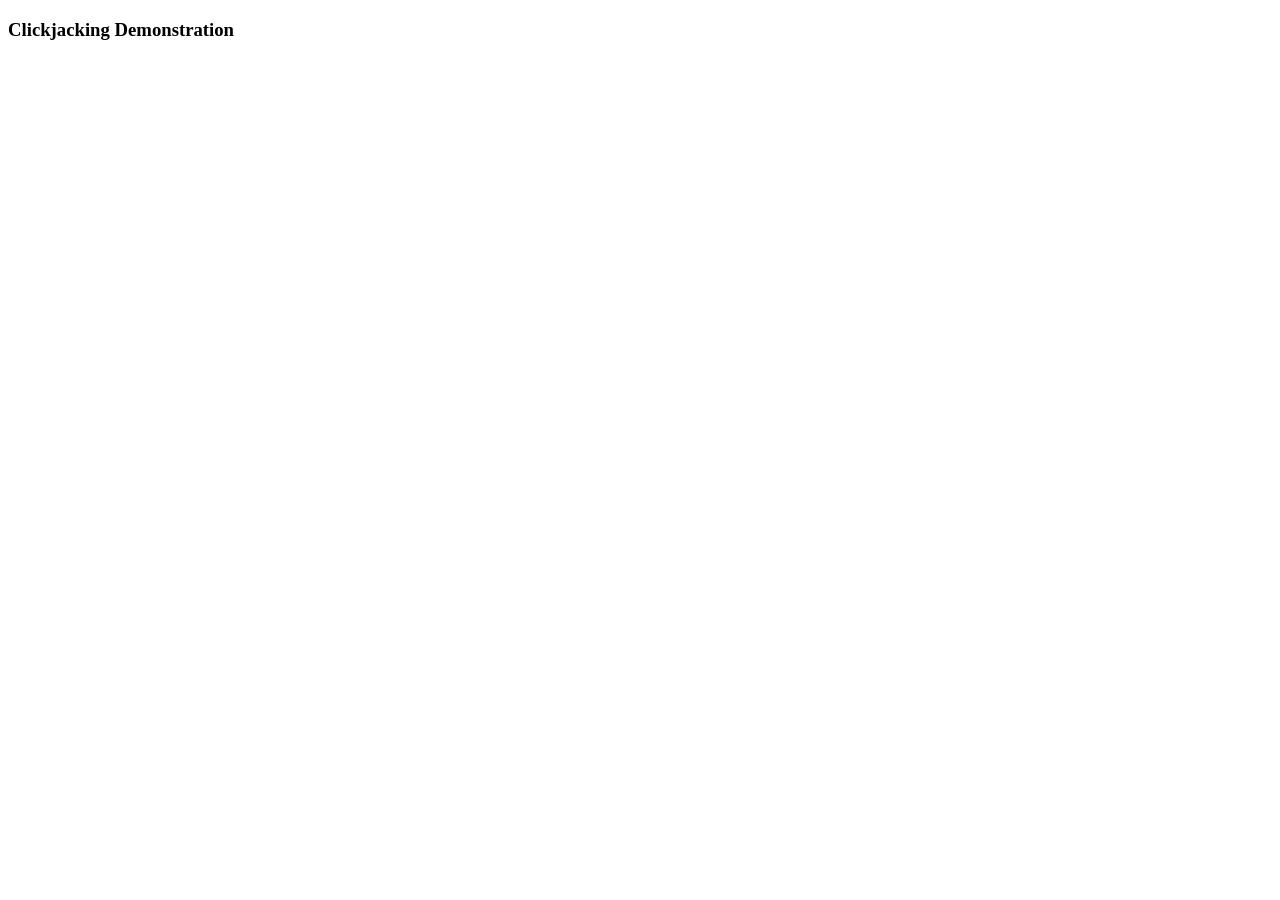
<file: test.html>
<!DOCTYPE HTML>  
<html lang="en-US">  
<head>  
    <meta charset="UTF-8">  
    <title>Clickjacking Demo</title>  
</head>  
<body>  
    <h3>Clickjacking Demonstration</h3>  
    <iframe src="https://www.planify.in/login/?r=/pre-ipo/" frameborder="0" height="500px" width="1000px"></iframe>  

</body>  
</html>
</file>
<file: css/style.css>
:root {
  --primary: #2563EB;
  --primary-dark: #1D4ED8;
  --primary-light: #EFF6FF;
  --dark: #0F172A;
  --white: #FFFFFF;
  --background: #F8FAFC;
  --surface: #ffffff;
  --text: #0F172A;
  --text-muted: #64748B;
  --border: #E2E8F0;
  --success: #16A34A;
  --danger: #DC2626;
  --shadow: 0 24px 80px rgba(15, 23, 42, 0.08);
}

/* Reset */
* {
  box-sizing: border-box;
}

html {
  scroll-behavior: smooth;
}

body,
h1,
h2,
h3,
p,
ul,
li,
figure,
blockquote,
dl,
dt,
dd {
  margin: 0;
}

body {
  font-family: Inter, system-ui, -apple-system, BlinkMacSystemFont, "Segoe UI", sans-serif;
  background: var(--background);
  color: var(--text);
  line-height: 1.6;
  min-height: 100vh;
}

img,
svg {
  max-width: 100%;
  display: block;
}

button,
input,
textarea,
select {
  font: inherit;
}

button {
  border: none;
  cursor: pointer;
}

ul {
  list-style: none;
}

a {
  color: inherit;
  text-decoration: none;
}

:focus-visible {
  outline: 3px solid rgba(37, 99, 235, 0.35);
  outline-offset: 3px;
}

/* Global */
.container {
  width: min(1120px, calc(100% - 2rem));
  margin: 0 auto;
}

.eyebrow {
  display: inline-flex;
  margin-bottom: 1rem;
  color: var(--primary);
  font-size: 0.9rem;
  font-weight: 700;
  letter-spacing: 0.08em;
  text-transform: uppercase;
}

h1,
h2,
h3 {
  font-weight: 700;
  letter-spacing: -0.03em;
}

h1 {
  font-size: clamp(2.4rem, 5vw, 4rem);
  line-height: 1.05;
}

h2 {
  font-size: clamp(2rem, 4vw, 3rem);
}

h3 {
  font-size: 1.25rem;
}

p {
  color: var(--text-muted);
}

.btn {
  display: inline-flex;
  align-items: center;
  justify-content: center;
  padding: 0.95rem 1.5rem;
  border-radius: 999px;
  font-weight: 700;
  transition: background 0.25s ease, transform 0.25s ease, color 0.25s ease;
}

.btn:hover,
.btn:focus-visible {
  transform: translateY(-1px);
}

.btn-primary {
  background: var(--primary);
  color: var(--white);
}

.btn-primary:hover {
  background: var(--primary-dark);
}

.btn-secondary {
  background: rgba(37, 99, 235, 0.1);
  color: var(--primary-dark);
}

.btn-secondary:hover {
  background: rgba(37, 99, 235, 0.2);
}

.section {
  padding: 5rem 0;
}

.section-heading {
  text-align: center;
  margin-bottom: 2.5rem;
}

.site-header {
  background: rgba(255, 255, 255, 0.95);
  border-bottom: 1px solid var(--border);
  position: sticky;
  top: 0;
  z-index: 100;
}

.nav-container {
  display: flex;
  align-items: center;
  justify-content: space-between;
  gap: 1rem;
  padding: 1rem 0;
}

.brand,
.footer-brand {
  font-size: 1.2rem;
  font-weight: 800;
  letter-spacing: -0.02em;
  color: var(--dark);
}

.nav-menu {
  display: flex;
}

.nav-menu ul {
  display: flex;
  align-items: center;
  gap: 1.75rem;
}

.nav-link {
  color: var(--text);
  font-weight: 600;
  transition: color 0.25s ease;
}

.nav-link:hover,
.nav-link:focus-visible {
  color: var(--primary);
}

.nav-link.active {
  color: var(--primary);
}

.nav-toggle {
  display: none;
  background: transparent;
  border: none;
  gap: 0.4rem;
  padding: 0.35rem;
}

.nav-toggle .bar {
  width: 22px;
  height: 2px;
  background: var(--dark);
  border-radius: 999px;
}

.hero-section {
  background: linear-gradient(180deg, #eff6ff 0%, #ffffff 100%);
  overflow: hidden;
  padding-top: 3rem;
}

.hero-grid {
  display: grid;
  grid-template-columns: 1.2fr 1fr;
  gap: 2rem;
  align-items: center;
  min-height: 70vh;
}

.hero-copy h1 {
  margin-bottom: 1.25rem;
}

.hero-copy p {
  max-width: 40rem;
  margin-bottom: 2rem;
}

.hero-actions {
  display: flex;
  flex-wrap: wrap;
  gap: 1rem;
}

.hero-visual {
  position: relative;
}

.chart-card {
  background: var(--white);
  border: 1px solid var(--border);
  border-radius: 1.75rem;
  padding: 1.75rem;
  box-shadow: var(--shadow);
}

.chart-header {
  display: flex;
  align-items: center;
  justify-content: space-between;
  gap: 1rem;
  margin-bottom: 1.5rem;
}

.chart-header p {
  color: var(--text-muted);
  margin-bottom: 0.35rem;
}

.chart-header strong {
  display: block;
  font-size: 1.1rem;
}

.chip {
  padding: 0.4rem 0.75rem;
  border-radius: 999px;
  font-size: 0.9rem;
  font-weight: 700;
}

.chip-positive {
  background: rgba(16, 185, 129, 0.12);
  color: #047857;
}

.chip-negative {
  background: rgba(239, 68, 68, 0.12);
  color: #dc2626;
}

.chart-graphic {
  height: 200px;
  background: linear-gradient(180deg, rgba(37, 99, 235, 0.12), transparent 70%);
  border-radius: 1.5rem;
  position: relative;
}

.chart-graphic::before,
.chart-graphic::after {
  content: "";
  position: absolute;
  border-radius: 999px;
}

.chart-graphic::before {
  width: 90%;
  height: 2px;
  bottom: 2.5rem;
  left: 5%;
  background: rgba(37, 99, 235, 0.3);
}

.chart-graphic::after {
  width: 70%;
  height: 70%;
  top: 10%;
  right: 0;
  background: rgba(37, 99, 235, 0.05);
}

.chart-footer {
  display: flex;
  justify-content: space-between;
  color: var(--text-muted);
  margin-top: 1.5rem;
}

.hero-shape,
.hero-shape.shape-small {
  position: absolute;
  border-radius: 1.5rem;
  background: rgba(37, 99, 235, 0.1);
}

.hero-shape {
  width: 160px;
  height: 160px;
  top: -2rem;
  right: -2rem;
}

.hero-shape.shape-small {
  width: 90px;
  height: 90px;
  bottom: -1.5rem;
  left: -1.5rem;
}

.section-market,
.section-features,
.section-why,
.section-stats,
.section-cta,
.section-contact {
  background: var(--background);
}

.market-grid {
  display: grid;
  grid-template-columns: repeat(3, minmax(0, 1fr));
  gap: 1.5rem;
}

.market-card,
.feature-card,
.info-card,
.stat-card,
.contact-card,
.form-group,
.map-card {
  background: var(--white);
  border: 1px solid var(--border);
  border-radius: 1.5rem;
  padding: 1.75rem;
}

.market-card h3 {
  margin-bottom: 0.75rem;
}

.market-value {
  font-size: 1.6rem;
  font-weight: 700;
  margin-bottom: 0.5rem;
}

.market-change {
  font-weight: 700;
}

.market-change.positive {
  color: #16a34a;
}

.market-change.negative {
  color: #dc2626;
}

.feature-grid,
.values-grid,
.stats-grid,
.contact-grid,
.timeline-grid {
  display: grid;
  gap: 1.5rem;
}

.feature-grid {
  grid-template-columns: repeat(4, minmax(0, 1fr));
}

.feature-card,
.value-card {
  min-height: 220px;
}

.feature-icon {
  width: 3rem;
  height: 3rem;
  display: grid;
  place-items: center;
  border-radius: 1rem;
  background: rgba(37, 99, 235, 0.08);
  margin-bottom: 1rem;
  font-size: 1.5rem;
}

.why-grid {
  display: grid;
  grid-template-columns: 1fr 1fr;
  gap: 2.5rem;
  align-items: center;
}

.why-copy h2 {
  margin-bottom: 1rem;
}

.benefits-list {
  list-style: none;
  display: grid;
  gap: 0.75rem;
  margin-top: 1.5rem;
  color: var(--text);
}

.benefits-list li {
  padding-left: 1.5rem;
  position: relative;
}

.benefits-list li::before {
  content: "•";
  position: absolute;
  left: 0;
  color: var(--primary);
}

.why-visual {
  display: grid;
  gap: 1.5rem;
}

.stats-panel {
  background: var(--primary-light);
  border-radius: 1.5rem;
  padding: 1.5rem;
}

.stats-item {
  display: flex;
  justify-content: space-between;
  align-items: center;
  margin-bottom: 1rem;
}

.stats-item strong,
.stats-item span {
  display: block;
}

.stats-item.positive span {
  color: #16a34a;
  font-weight: 700;
}

.graph-block {
  height: 230px;
  background: linear-gradient(180deg, rgba(37, 99, 235, 0.16), rgba(37, 99, 235, 0.04));
  border-radius: 1.5rem;
  position: relative;
}

.graph-block::before {
  content: "";
  position: absolute;
  inset: 2rem 1.5rem;
  background: radial-gradient(circle at 20% 20%, rgba(37, 99, 235, 0.4), transparent 35%);
}

.section-stats {
  background: transparent;
}

.stats-grid {
  grid-template-columns: repeat(4, minmax(0, 1fr));
}

.stat-card strong {
  display: block;
  font-size: 2rem;
  margin-bottom: 0.5rem;
}

.section-cta .cta-card {
  display: flex;
  align-items: center;
  justify-content: space-between;
  gap: 1.5rem;
  background: linear-gradient(90deg, rgba(37, 99, 235, 0.12), rgba(37, 99, 235, 0.04));
  padding: 2rem;
}

.contact-hero,
.about-hero {
  background: linear-gradient(180deg, #eff6ff 0%, #ffffff 100%);
}

.about-hero-grid,
.contact-hero-grid {
  display: grid;
  grid-template-columns: 1fr 0.9fr;
  align-items: center;
  gap: 2rem;
  padding-top: 2rem;
  padding-bottom: 2rem;
}

.about-hero-panel,
.contact-hero-panel {
  background: var(--white);
  border: 1px solid var(--border);
  border-radius: 1.5rem;
  padding: 2rem;
  box-shadow: var(--shadow);
}

.panel-tag {
  display: inline-flex;
  padding: 0.5rem 0.9rem;
  border-radius: 999px;
  background: rgba(37, 99, 235, 0.1);
  font-weight: 700;
  margin-bottom: 1.25rem;
}

.section-story,
.section-mission,
.section-values,
.section-timeline,
.contact-info,
.contact-form-section,
.section-map {
  padding-top: 3rem;
}

.story-text {
  max-width: 70ch;
  margin: 0 auto;
  line-height: 1.85;
}

.mission-grid {
  display: grid;
  grid-template-columns: repeat(2, minmax(0, 1fr));
  gap: 1.5rem;
}

.info-card {
  min-height: 180px;
}

.values-grid {
  grid-template-columns: repeat(4, minmax(0, 1fr));
}

.timeline-grid {
  grid-template-columns: repeat(3, minmax(0, 1fr));
}

.timeline-step {
  min-height: 150px;
  display: flex;
  flex-direction: column;
  justify-content: center;
  gap: 0.75rem;
}

.timeline-year {
  font-size: 2rem;
  color: var(--primary);
  font-weight: 700;
}

.contact-info .contact-grid {
  grid-template-columns: repeat(4, minmax(0, 1fr));
}

.contact-card h3 {
  margin-bottom: 0.75rem;
}

.form-grid {
  display: grid;
  grid-template-columns: 1fr 1.25fr;
  gap: 2rem;
  align-items: start;
}

.contact-form {
  display: grid;
  gap: 1rem;
}

.form-group {
  display: grid;
  gap: 0.5rem;
}

input,
textarea {
  width: 100%;
  border: 1px solid var(--border);
  border-radius: 0.95rem;
  padding: 0.95rem 1rem;
  background: var(--white);
  color: var(--text);
}

input:focus,
textarea:focus {
  outline: 2px solid rgba(37, 99, 235, 0.2);
  border-color: var(--primary);
}

.form-error {
  min-height: 1.2rem;
  font-size: 0.9rem;
  color: var(--danger);
}

.form-success {
  margin-top: 0.5rem;
  color: var(--success);
  font-weight: 700;
}

.map-card {
  padding: 0;
}

.map-placeholder {
  min-height: 280px;
  border-radius: 1.5rem;
  background: linear-gradient(180deg, rgba(37, 99, 235, 0.08), rgba(255, 255, 255, 0.9));
  border: 1px solid var(--border);
  display: grid;
  place-items: center;
  gap: 0.75rem;
  text-align: center;
  color: var(--text-muted);
}

.map-pin {
  width: 3rem;
  height: 3rem;
  border-radius: 50%;
  background: var(--primary);
  box-shadow: 0 10px 25px rgba(37, 99, 235, 0.2);
}

.site-footer {
  background: #ffffff;
  border-top: 1px solid var(--border);
  padding: 2rem 0 1rem;
}

.footer-grid {
  display: grid;
  grid-template-columns: 1.5fr 1fr 1fr;
  gap: 2rem;
  align-items: start;
}

.footer-grid h3 {
  margin-bottom: 1rem;
}

.footer-grid ul {
  display: grid;
  gap: 0.75rem;
}

.social-group {
  display: flex;
  gap: 0.75rem;
}

.social-group a {
  width: 2.5rem;
  height: 2.5rem;
  display: inline-flex;
  align-items: center;
  justify-content: center;
  background: var(--primary-light);
  color: var(--primary-dark);
  border-radius: 0.85rem;
  font-weight: 700;
}

.footer-bottom {
  margin-top: 1.5rem;
  color: var(--text-muted);
  text-align: center;
}

@media (max-width: 1024px) {
  .hero-grid,
  .why-grid,
  .about-hero-grid,
  .contact-hero-grid,
  .mission-grid,
  .feature-grid,
  .values-grid,
  .stats-grid,
  .timeline-grid,
  .contact-grid,
  .form-grid,
  .footer-grid {
    grid-template-columns: 1fr;
  }

  .nav-menu ul {
    gap: 1rem;
  }
}

@media (max-width: 820px) {
  .nav-toggle {
    display: inline-flex;
  }

  .nav-menu {
    position: absolute;
    inset: 100% auto auto 0;
    width: 100%;
    background: var(--white);
    border-top: 1px solid var(--border);
    transform: scaleY(0);
    transform-origin: top;
    transition: transform 0.25s ease;
  }

  .nav-menu.open {
    transform: scaleY(1);
  }

  .nav-menu ul {
    flex-direction: column;
    gap: 0;
    padding: 1rem 0;
  }

  .nav-menu li {
    margin: 0;
  }

  .nav-link {
    display: block;
    width: 100%;
    padding: 0.9rem 1.5rem;
  }

  .hero-section,
  .section-market,
  .section-features,
  .section-why,
  .section-stats,
  .section-cta,
  .about-hero,
  .contact-hero,
  .section-contact,
  .section-map {
    padding: 3rem 0;
  }

  .chart-graphic {
    height: 170px;
  }

  .hero-shape {
    width: 120px;
    height: 120px;
  }

  .hero-shape.shape-small {
    width: 70px;
    height: 70px;
  }

  .cta-card {
    flex-direction: column;
    text-align: center;
  }

  .cta-card .btn {
    width: 100%;
  }

  .form-grid {
    gap: 1.5rem;
  }
}

@media (max-width: 640px) {
  h1 {
    font-size: clamp(2.2rem, 7vw, 3rem);
  }

  .container {
    width: min(100%, calc(100% - 1.5rem));
  }

  .section {
    padding: 2.5rem 0;
  }

  .nav-container {
    align-items: center;
  }

  .hero-copy p,
  .story-text,
  .contact-hero-grid p,
  .about-hero-grid p {
    font-size: 1rem;
  }

  .market-grid,
  .feature-grid,
  .values-grid,
  .stats-grid,
  .timeline-grid,
  .contact-grid {
    grid-template-columns: 1fr;
  }

  .chart-card,
  .market-card,
  .feature-card,
  .info-card,
  .stat-card,
  .contact-card,
  .map-card {
    padding: 1.5rem;
  }

  .hero-actions {
    flex-direction: column;
    align-items: stretch;
  }

  .hero-visual {
    order: -1;
  }

  .chart-footer {
    flex-direction: column;
    gap: 0.5rem;
  }
}
</file>
